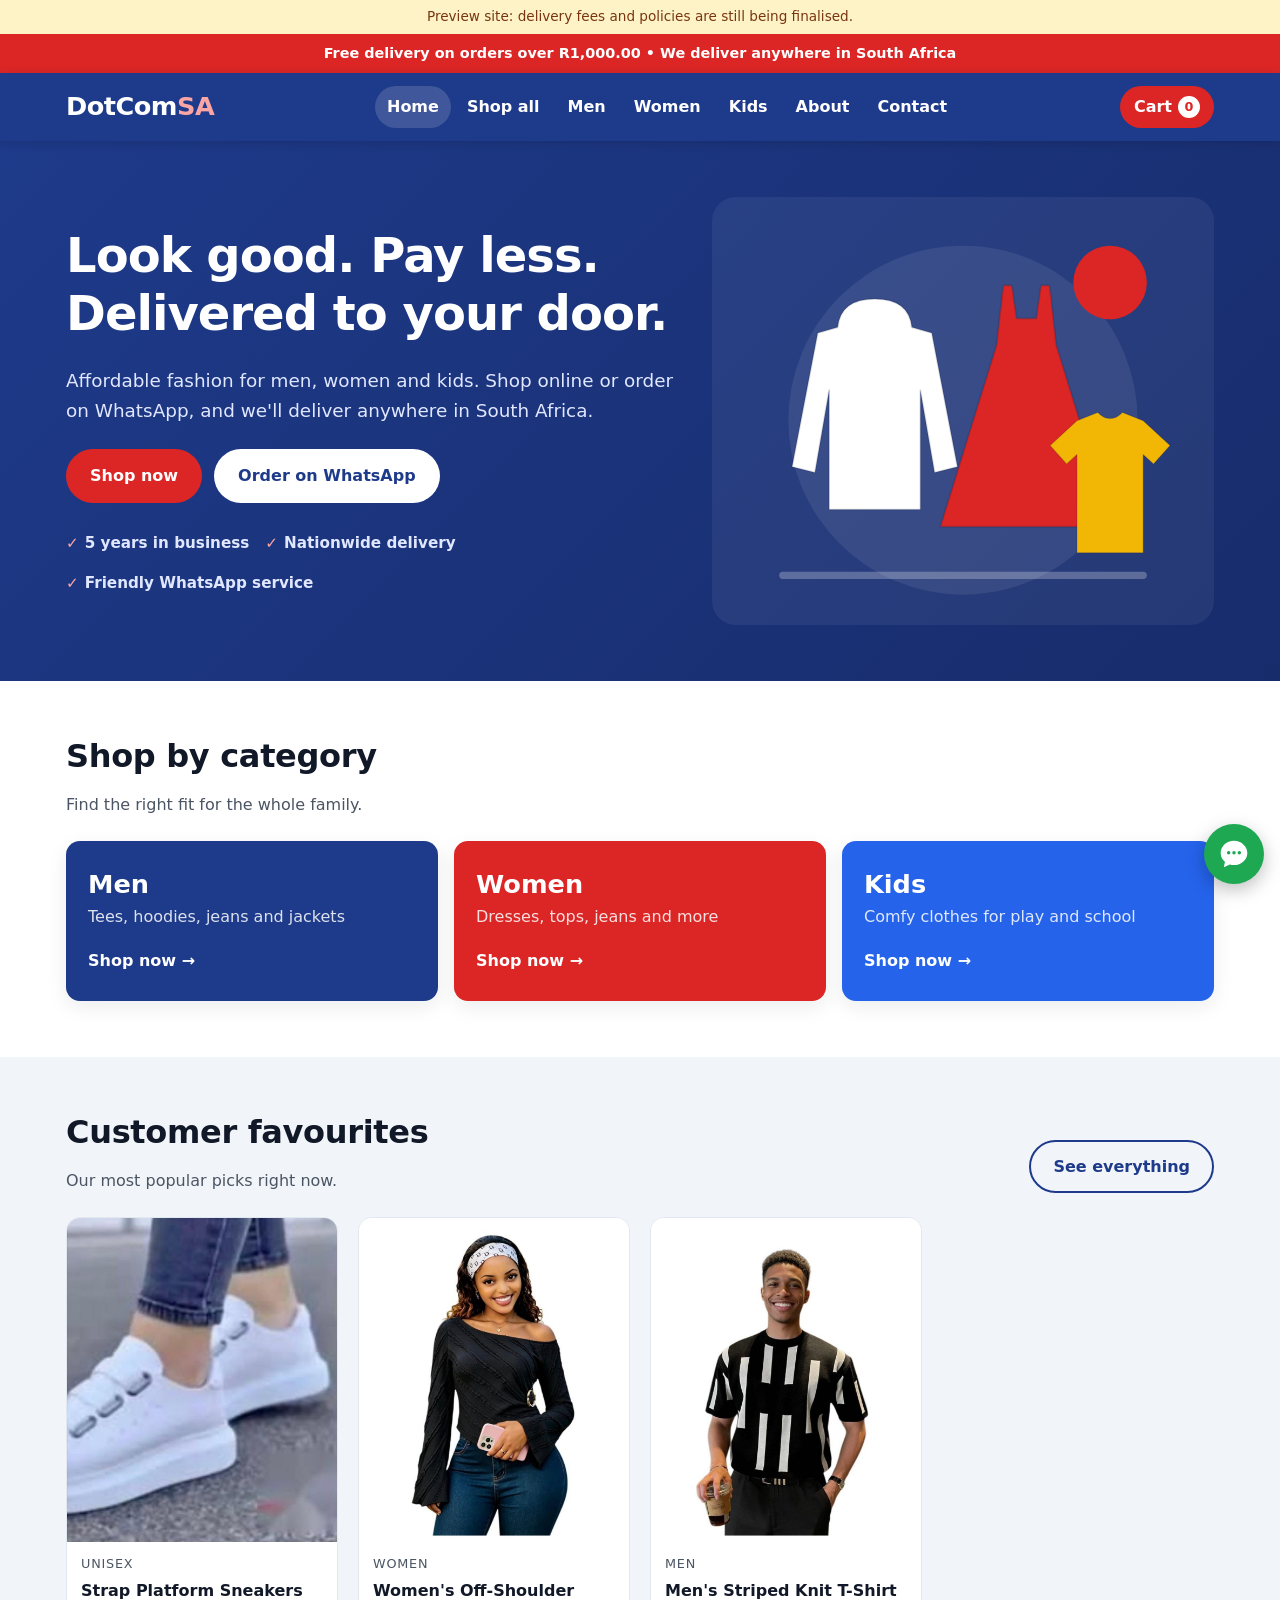
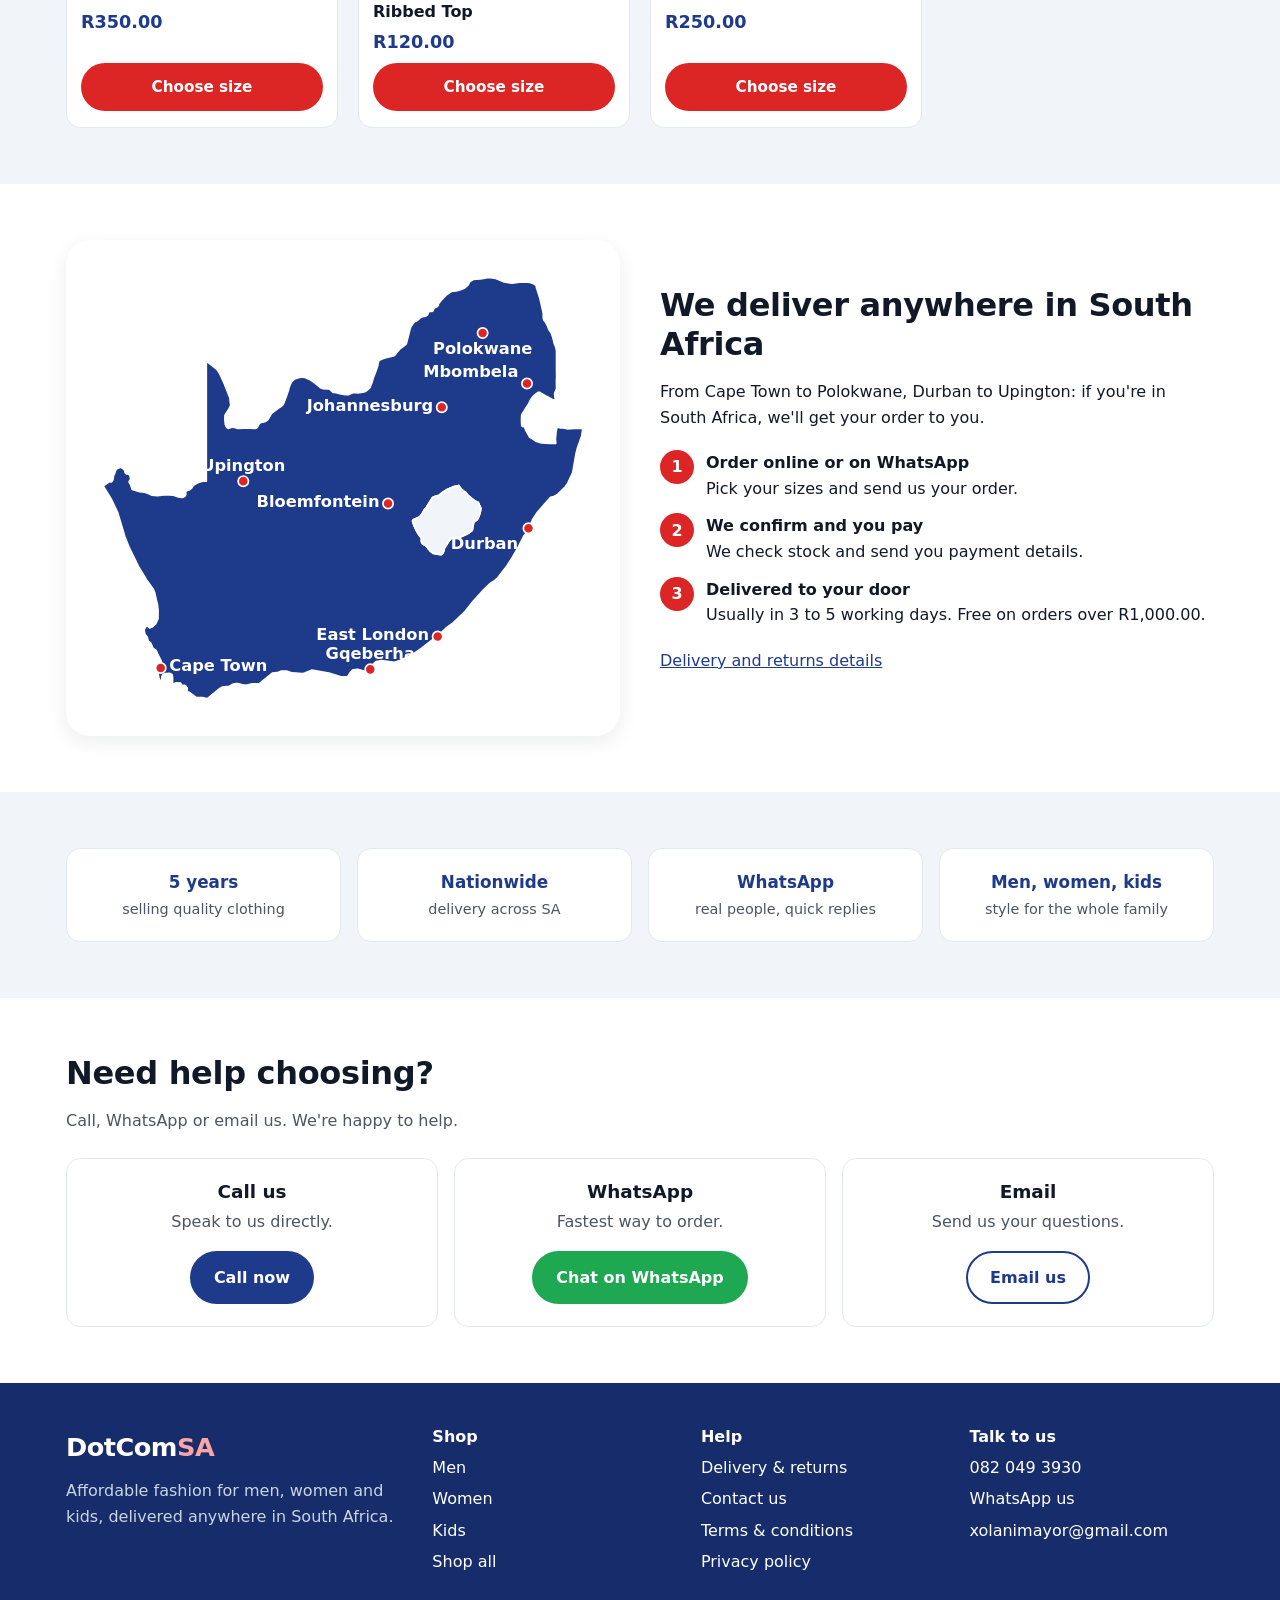
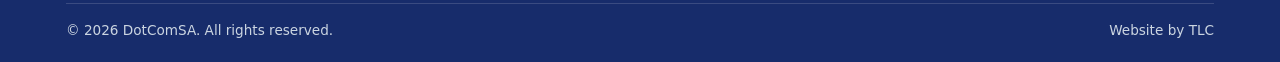
<file: index.html>
<!doctype html>
<html lang="en-ZA">
<head>
  <meta charset="utf-8">
  <meta name="viewport" content="width=device-width, initial-scale=1">
  <title>DotComSA | Affordable fashion for men, women and kids</title>
  <meta name="description" content="Shop affordable clothing for men, women and kids online at DotComSA. We deliver anywhere in South Africa. Order online or on WhatsApp.">
  <meta name="theme-color" content="#1E3A8A">
  <link rel="icon" href="assets/img/favicon.svg" type="image/svg+xml">
  <link rel="stylesheet" href="assets/css/styles.css">
</head>
<body data-page="home">
  <a class="skip-link" href="#main">Skip to content</a>
  <div id="site-header"></div>

  <main id="main">
    <section class="hero">
      <div class="container hero__inner">
        <div>
          <h1>Look good. Pay less. Delivered to your door.</h1>
          <p>Affordable fashion for men, women and kids. Shop online or order on WhatsApp, and we'll deliver anywhere in South Africa.</p>
          <div class="hero__ctas">
            <a class="btn btn--red" href="shop.html">Shop now</a>
            <a class="btn btn--white" data-wa="Hi DotComSA, I'd like to place an order" href="contact.html" target="_blank" rel="noopener">Order on WhatsApp</a>
          </div>
          <div class="hero__badges">
            <span><span data-year>5</span> years in business</span>
            <span>Nationwide delivery</span>
            <span>Friendly WhatsApp service</span>
          </div>
        </div>
        <div class="hero__art">
          <img src="assets/img/hero.svg" alt="Clothing for men, women and kids" width="520" height="440">
        </div>
      </div>
    </section>

    <section class="section">
      <div class="container">
        <div class="section__head">
          <div><h2>Shop by category</h2><p>Find the right fit for the whole family.</p></div>
        </div>
        <div class="cats">
          <a class="cat cat--men" href="shop.html?cat=men"><h3>Men</h3><p>Tees, hoodies, jeans and jackets</p></a>
          <a class="cat cat--women" href="shop.html?cat=women"><h3>Women</h3><p>Dresses, tops, jeans and more</p></a>
          <a class="cat cat--kids" href="shop.html?cat=kids"><h3>Kids</h3><p>Comfy clothes for play and school</p></a>
        </div>
      </div>
    </section>

    <section class="section section--soft">
      <div class="container">
        <div class="section__head">
          <div><h2>Customer favourites</h2><p>Our most popular picks right now.</p></div>
          <a class="btn btn--outline" href="shop.html">See everything</a>
        </div>
        <div class="grid" id="featured-grid"></div>
      </div>
    </section>

    <section class="section" id="delivery">
      <div class="container delivery">
        <div class="delivery__map">
          <img src="assets/img/sa-delivery-map.svg" alt="Map of South Africa showing that DotComSA delivers to every province" width="600" height="532">
        </div>
        <div>
          <h2>We deliver anywhere in South Africa</h2>
          <p>From Cape Town to Polokwane, Durban to Upington: if you're in South Africa, we'll get your order to you.</p>
          <ul class="delivery__points">
            <li><span class="dot">1</span><div><b>Order online or on WhatsApp</b>Pick your sizes and send us your order.</div></li>
            <li><span class="dot">2</span><div><b>We confirm and you pay</b>We check stock and send you payment details.</div></li>
            <li><span class="dot">3</span><div><b>Delivered to your door</b>Usually in <span id="delivery-time">3 to 5 working days</span>. <span id="delivery-free"></span></div></li>
          </ul>
          <p style="margin-top:20px"><a href="delivery.html">Delivery and returns details</a></p>
        </div>
      </div>
    </section>

    <section class="section section--soft">
      <div class="container">
        <div class="trust">
          <div><b><span data-year>5</span> years</b><span>selling quality clothing</span></div>
          <div><b>Nationwide</b><span>delivery across SA</span></div>
          <div><b>WhatsApp</b><span>real people, quick replies</span></div>
          <div><b>Men, women, kids</b><span>style for the whole family</span></div>
        </div>
      </div>
    </section>

    <section class="section">
      <div class="container">
        <div class="section__head"><div><h2>Need help choosing?</h2><p>Call, WhatsApp or email us. We're happy to help.</p></div></div>
        <div class="contact-cards">
          <div class="contact-card"><h3>Call us</h3><p>Speak to us directly.</p><a class="btn btn--blue" data-tel href="contact.html">Call now</a></div>
          <div class="contact-card"><h3>WhatsApp</h3><p>Fastest way to order.</p><a class="btn btn--wa" data-wa="Hi DotComSA" href="contact.html" target="_blank" rel="noopener">Chat on WhatsApp</a></div>
          <div class="contact-card"><h3>Email</h3><p>Send us your questions.</p><a class="btn btn--outline" data-mail href="contact.html">Email us</a></div>
        </div>
      </div>
    </section>
  </main>

  <div id="site-footer"></div>
  <script src="assets/js/config.js"></script>
  <script src="assets/js/products.js"></script>
  <script src="assets/js/app.js"></script>
</body>
</html>
</file>
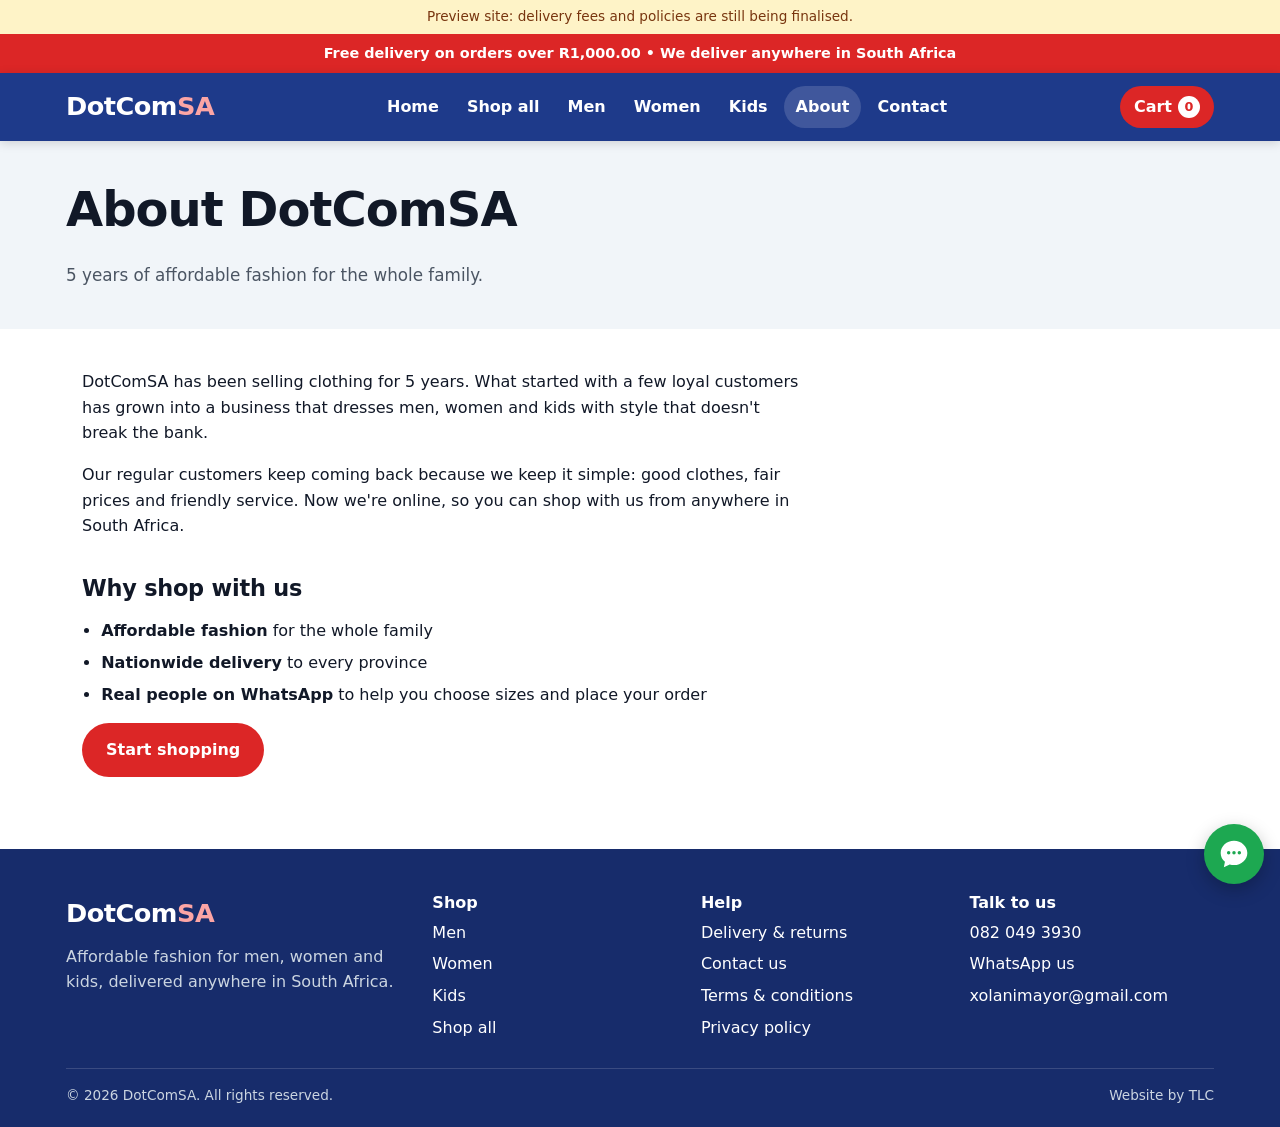
<file: about.html>
<!doctype html>
<html lang="en-ZA">
<head>
  <meta charset="utf-8">
  <meta name="viewport" content="width=device-width, initial-scale=1">
  <title>About us | DotComSA</title>
  <meta name="description" content="DotComSA has been selling quality, affordable clothing for men, women and kids for 5 years. Now delivering anywhere in South Africa.">
  <meta name="theme-color" content="#1E3A8A">
  <link rel="icon" href="assets/img/favicon.svg" type="image/svg+xml">
  <link rel="stylesheet" href="assets/css/styles.css">
</head>
<body data-page="about">
  <a class="skip-link" href="#main">Skip to content</a>
  <div id="site-header"></div>

  <main id="main">
    <section class="page-head"><div class="container"><h1>About DotComSA</h1><p><span data-year>5</span> years of affordable fashion for the whole family.</p></div></section>
    <div class="container"><div class="prose">
      <!-- PLACEHOLDER COPY: replace with the client's own story (brief says text is ready). -->
      <p>DotComSA has been selling clothing for <span data-year>5</span> years. What started with a few loyal customers has grown into a business that dresses men, women and kids with style that doesn't break the bank.</p>
      <p>Our regular customers keep coming back because we keep it simple: good clothes, fair prices and friendly service. Now we're online, so you can shop with us from anywhere in South Africa.</p>
      <h2>Why shop with us</h2>
      <ul>
        <li><strong>Affordable fashion</strong> for the whole family</li>
        <li><strong>Nationwide delivery</strong> to every province</li>
        <li><strong>Real people on WhatsApp</strong> to help you choose sizes and place your order</li>
      </ul>
      <p><a class="btn btn--red" href="shop.html">Start shopping</a></p>
    </div></div>
  </main>

  <div id="site-footer"></div>
  <script src="assets/js/config.js"></script>
  <script src="assets/js/products.js"></script>
  <script src="assets/js/app.js"></script>
</body>
</html>
</file>
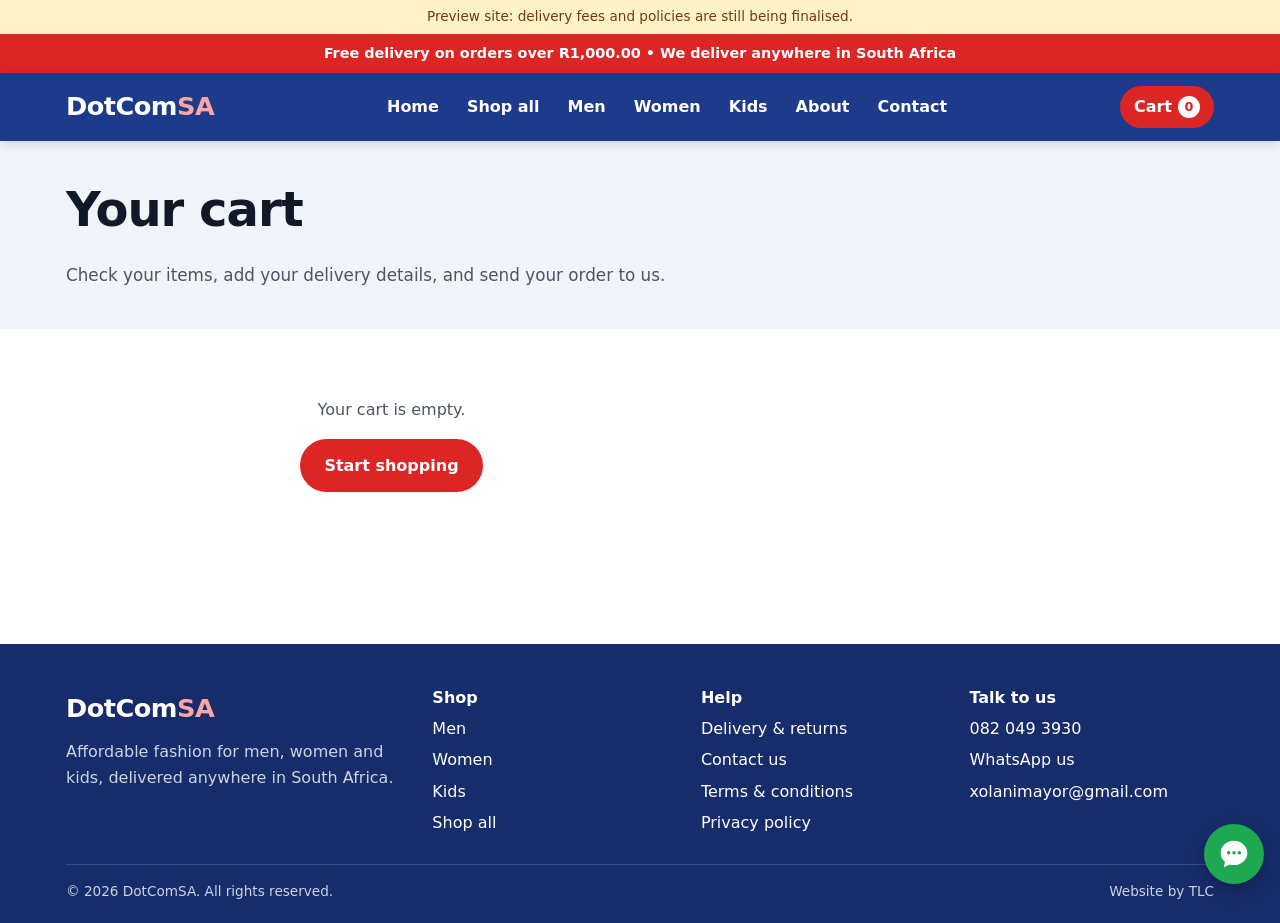
<file: cart.html>
<!doctype html>
<html lang="en-ZA">
<head>
  <meta charset="utf-8">
  <meta name="viewport" content="width=device-width, initial-scale=1">
  <title>Your cart | DotComSA</title>
  <meta name="description" content="Review your DotComSA order and send it to us on WhatsApp or email.">
  <meta name="theme-color" content="#1E3A8A">
  <link rel="icon" href="assets/img/favicon.svg" type="image/svg+xml">
  <link rel="stylesheet" href="assets/css/styles.css">
</head>
<body data-page="cart">
  <a class="skip-link" href="#main">Skip to content</a>
  <div id="site-header"></div>

  <main id="main">
    <section class="page-head"><div class="container"><h1>Your cart</h1><p>Check your items, add your delivery details, and send your order to us.</p></div></section>
    <section class="section" style="padding-top:28px">
      <div class="container cart">
        <div><div id="cart-notice"></div><div id="cart-items"></div></div>
        <aside class="summary" id="cart-summary" hidden>
          <h2 style="font-size:1.3rem">Order summary</h2>
          <div class="summary__row"><span>Subtotal</span><span id="sum-subtotal"></span></div>
          <div class="summary__row"><span>Delivery</span><span id="sum-delivery"></span></div>
          <div class="summary__row summary__total"><span>Total</span><span id="sum-total"></span></div>
          <p class="hint" id="free-hint" style="color:var(--muted);font-size:.9rem"></p>

          <form class="form" id="order-form" novalidate>
            <h3 style="margin:8px 0 0">Delivery details</h3>
            <div class="field"><label for="f-name">Full name</label><input id="f-name" name="name" autocomplete="name" required data-error="Please enter your name."><div class="field__error"></div></div>
            <div class="field" id="email-field" hidden><label for="f-email">Email address</label><input id="f-email" name="email" type="email" autocomplete="email" data-error="Please enter a valid email address."><div class="hint">For your payment receipt and order updates.</div><div class="field__error"></div></div>
            <div class="field"><label for="f-phone">Cellphone number</label><input id="f-phone" name="phone" type="tel" autocomplete="tel" required data-error="Please enter a valid cellphone number."><div class="field__error"></div></div>
            <div class="field"><label for="f-address">Street address</label><input id="f-address" name="address" autocomplete="street-address" required data-error="Please enter your street address."><div class="field__error"></div></div>
            <div class="field"><label for="f-city">Suburb and town</label><input id="f-city" name="city" autocomplete="address-level2" required data-error="Please enter your suburb and town."><div class="field__error"></div></div>
            <div class="field"><label for="f-province">Province</label>
              <select id="f-province" name="province" required data-error="Please choose your province.">
                <option value="">Choose&hellip;</option>
                <option>Eastern Cape</option><option>Free State</option><option>Gauteng</option><option>KwaZulu-Natal</option><option>Limpopo</option><option>Mpumalanga</option><option>North West</option><option>Northern Cape</option><option>Western Cape</option>
              </select><div class="field__error"></div></div>
            <div class="field"><label for="f-postal">Postal code</label><input id="f-postal" name="postal" inputmode="numeric" autocomplete="postal-code" maxlength="4" required data-error="Please enter a 4-digit postal code."><div class="field__error"></div></div>
            <div class="field"><label for="f-notes">Notes (optional)</label><textarea id="f-notes" name="notes" rows="2"></textarea></div>
            <div id="pay-error" role="alert"></div>
            <div id="card-pay" hidden class="form">
              <button class="btn btn--red btn--block" type="button" id="pay-card">Pay securely with PayFast</button>
              <p class="hint" style="color:var(--muted);font-size:.85rem;margin:0">You'll pay on PayFast's secure page by card, Instant EFT or other options. We never see your card details. See our <a href="privacy.html">privacy policy</a>.</p>
            </div>
            <div id="manual-order" class="form">
              <button class="btn btn--wa btn--block" type="button" id="send-wa">Send order on WhatsApp</button>
              <button class="btn btn--outline btn--block" type="button" id="send-email">Send order by email</button>
              <p class="hint" style="color:var(--muted);font-size:.85rem;margin:0">Your details go straight to DotComSA in your own WhatsApp or email message. We confirm stock, then send you payment details. See our <a href="privacy.html">privacy policy</a>.</p>
            </div>
          </form>

          <div id="order-done" hidden>
            <p class="notice notice--ok">Your order message is ready. Press send in WhatsApp or your email app to place it. We'll reply to confirm and send payment details.</p>
            <div class="form" style="margin-top:12px">
              <button class="btn btn--red btn--block" type="button" id="clear-cart">I've sent it, clear my cart</button>
              <button class="btn btn--outline btn--block" type="button" id="back-to-form">Go back and edit</button>
            </div>
          </div>
        </aside>
      </div>
    </section>
  </main>

  <div id="site-footer"></div>
  <script src="assets/js/config.js"></script>
  <script src="assets/js/products.js"></script>
  <script src="assets/js/app.js"></script>
</body>
</html>
</file>
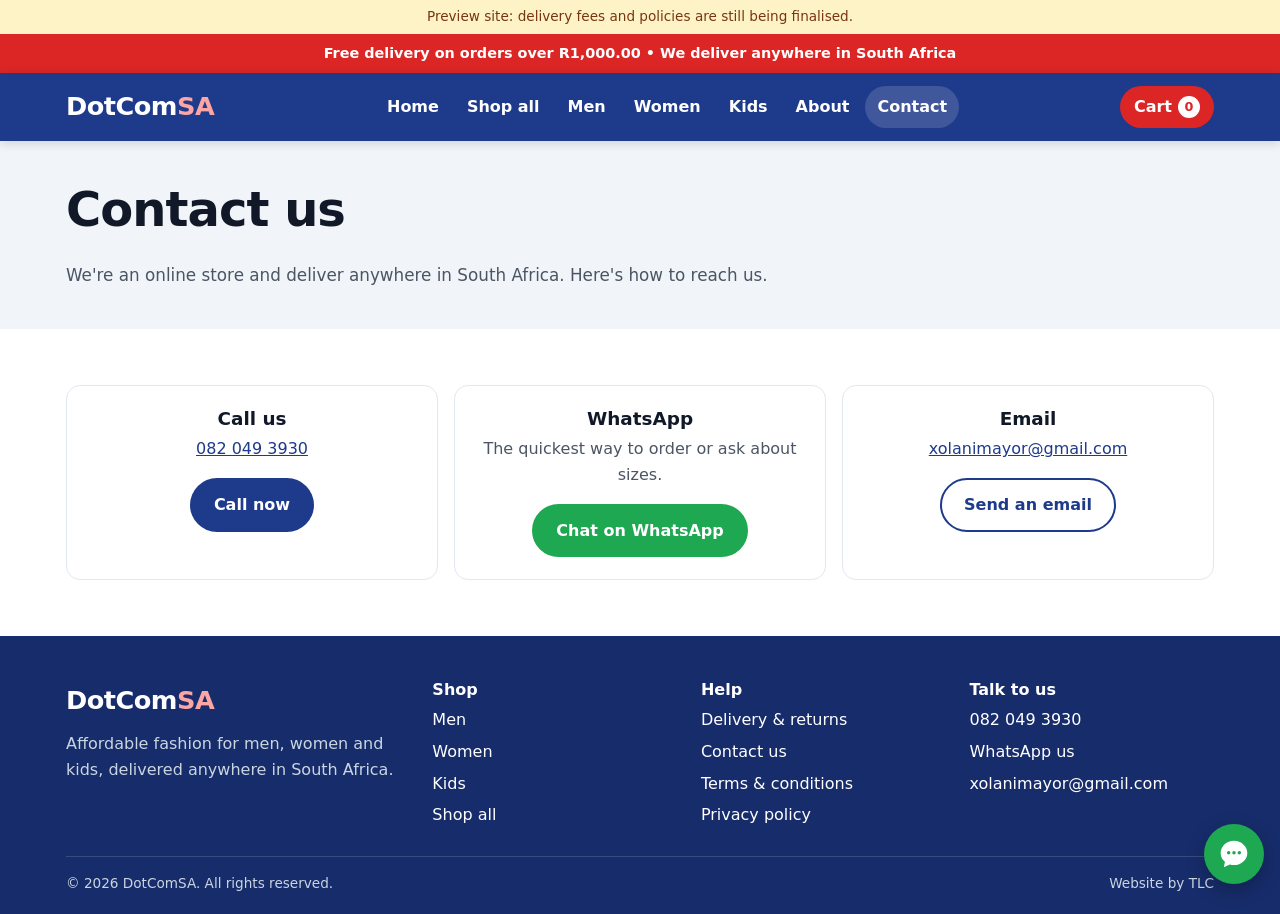
<file: contact.html>
<!doctype html>
<html lang="en-ZA">
<head>
  <meta charset="utf-8">
  <meta name="viewport" content="width=device-width, initial-scale=1">
  <title>Contact us | DotComSA</title>
  <meta name="description" content="Call, WhatsApp or email DotComSA. We deliver anywhere in South Africa.">
  <meta name="theme-color" content="#1E3A8A">
  <link rel="icon" href="assets/img/favicon.svg" type="image/svg+xml">
  <link rel="stylesheet" href="assets/css/styles.css">
</head>
<body data-page="contact">
  <a class="skip-link" href="#main">Skip to content</a>
  <div id="site-header"></div>

  <main id="main">
    <section class="page-head"><div class="container"><h1>Contact us</h1><p>We're an online store and deliver anywhere in South Africa. Here's how to reach us.</p></div></section>
    <section class="section">
      <div class="container contact-cards">
        <div class="contact-card"><h3>Call us</h3><p><a id="c-phone" href="tel:+27820493930">082 049 3930</a></p><a class="btn btn--blue" data-tel href="tel:+27820493930">Call now</a></div>
        <div class="contact-card"><h3>WhatsApp</h3><p>The quickest way to order or ask about sizes.</p><a class="btn btn--wa" id="c-wa" href="https://wa.me/27820493930" target="_blank" rel="noopener">Chat on WhatsApp</a></div>
        <div class="contact-card"><h3>Email</h3><p><a id="c-email" href="mailto:xolanimayor@gmail.com">xolanimayor@gmail.com</a></p><a class="btn btn--outline" data-mail href="mailto:xolanimayor@gmail.com">Send an email</a></div>
      </div>
    </section>
  </main>

  <div id="site-footer"></div>
  <script src="assets/js/config.js"></script>
  <script src="assets/js/products.js"></script>
  <script src="assets/js/app.js"></script>
</body>
</html>
</file>
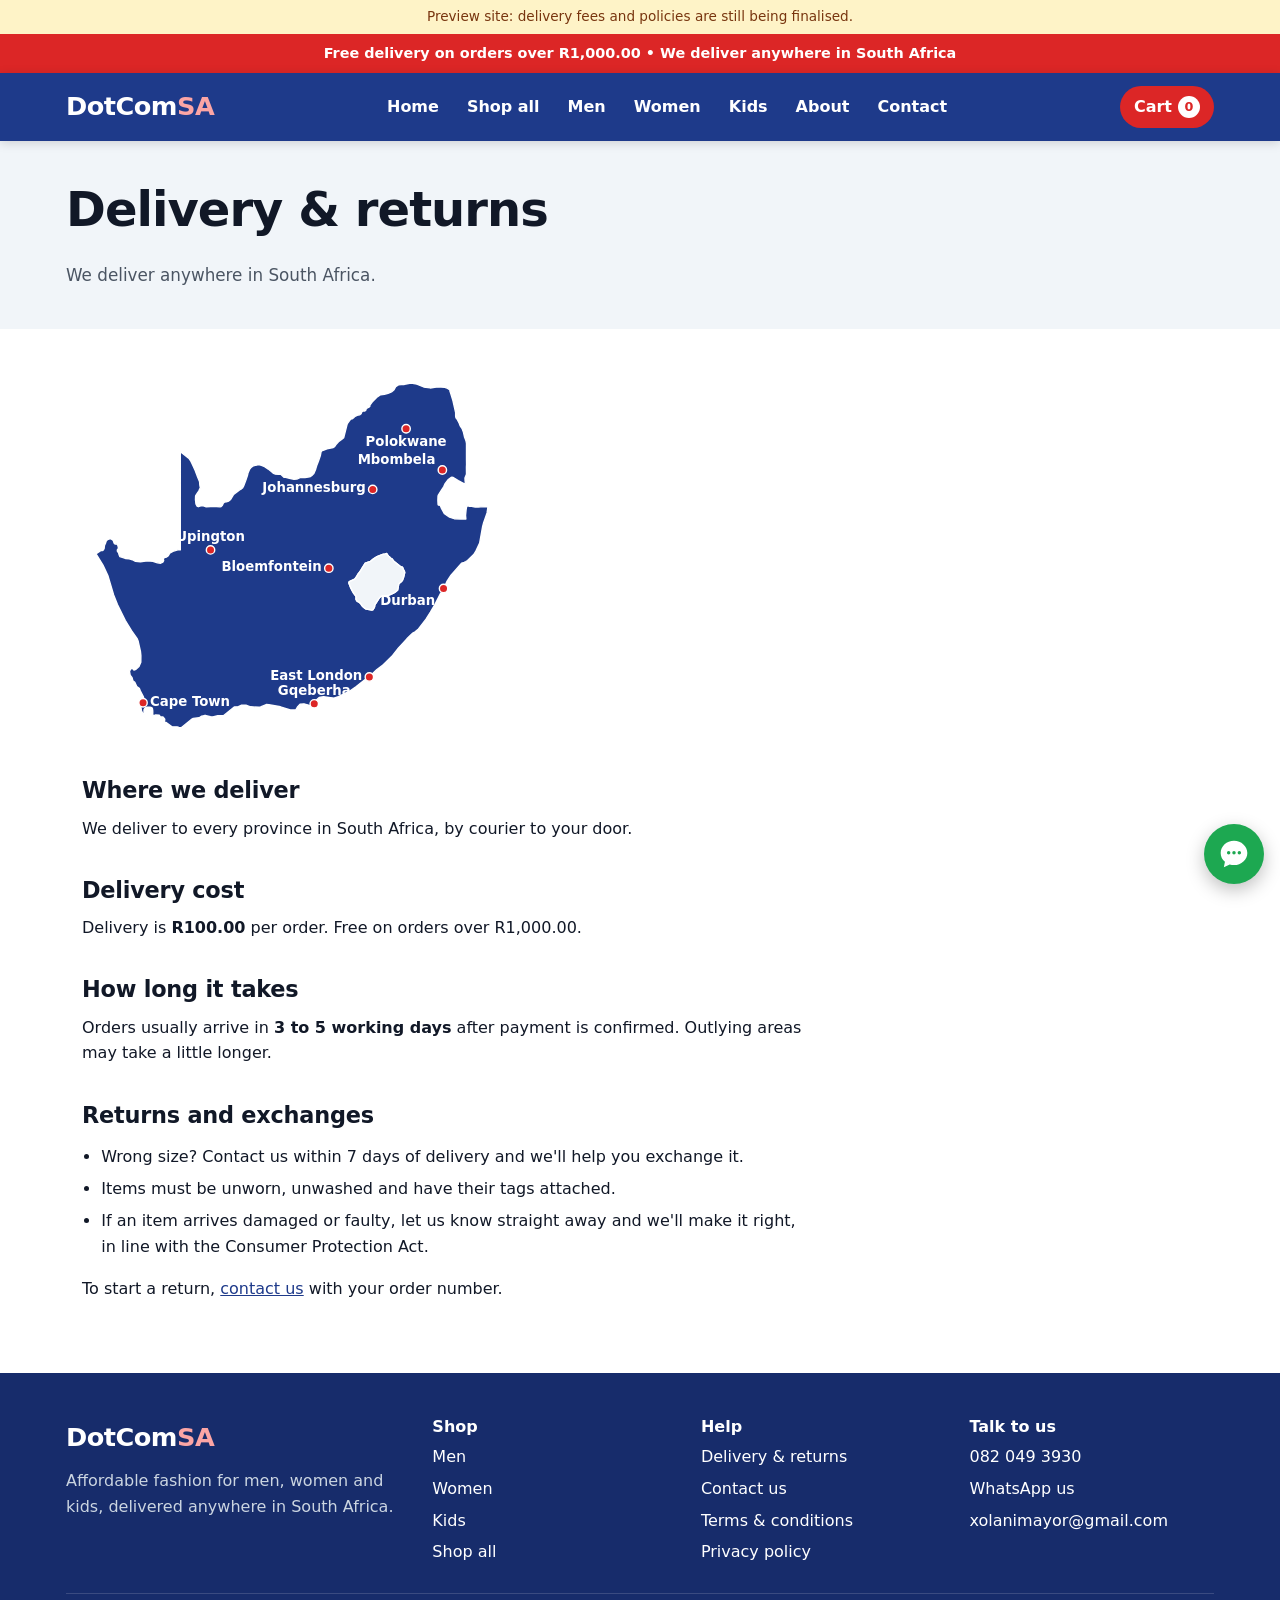
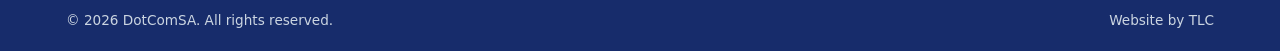
<file: delivery.html>
<!doctype html>
<html lang="en-ZA">
<head>
  <meta charset="utf-8">
  <meta name="viewport" content="width=device-width, initial-scale=1">
  <title>Delivery and returns | DotComSA</title>
  <meta name="description" content="DotComSA delivers anywhere in South Africa. Delivery costs, times and how returns work.">
  <meta name="theme-color" content="#1E3A8A">
  <link rel="icon" href="assets/img/favicon.svg" type="image/svg+xml">
  <link rel="stylesheet" href="assets/css/styles.css">
</head>
<body data-page="delivery">
  <a class="skip-link" href="#main">Skip to content</a>
  <div id="site-header"></div>

  <main id="main">
    <section class="page-head"><div class="container"><h1>Delivery &amp; returns</h1><p>We deliver anywhere in South Africa.</p></div></section>
    <div class="container"><div class="prose">
      <!-- PLACEHOLDER TERMS: confirm fee, times and returns policy with the client before go-live. -->
      <img src="assets/img/sa-delivery-map.svg" alt="Map of South Africa showing nationwide delivery" width="600" height="532" style="max-width:420px;margin:0 0 24px">
      <h2>Where we deliver</h2>
      <p>We deliver to every province in South Africa, by courier to your door.</p>
      <h2>Delivery cost</h2>
      <p>Delivery is <strong id="delivery-fee">R100.00</strong> per order. <span id="delivery-free"></span></p>
      <h2>How long it takes</h2>
      <p>Orders usually arrive in <strong id="delivery-time">3 to 5 working days</strong> after payment is confirmed. Outlying areas may take a little longer.</p>
      <h2>Returns and exchanges</h2>
      <ul>
        <li>Wrong size? Contact us within 7 days of delivery and we'll help you exchange it.</li>
        <li>Items must be unworn, unwashed and have their tags attached.</li>
        <li>If an item arrives damaged or faulty, let us know straight away and we'll make it right, in line with the Consumer Protection Act.</li>
      </ul>
      <p>To start a return, <a href="contact.html">contact us</a> with your order number.</p>
    </div></div>
  </main>

  <div id="site-footer"></div>
  <script src="assets/js/config.js"></script>
  <script src="assets/js/products.js"></script>
  <script src="assets/js/app.js"></script>
</body>
</html>
</file>
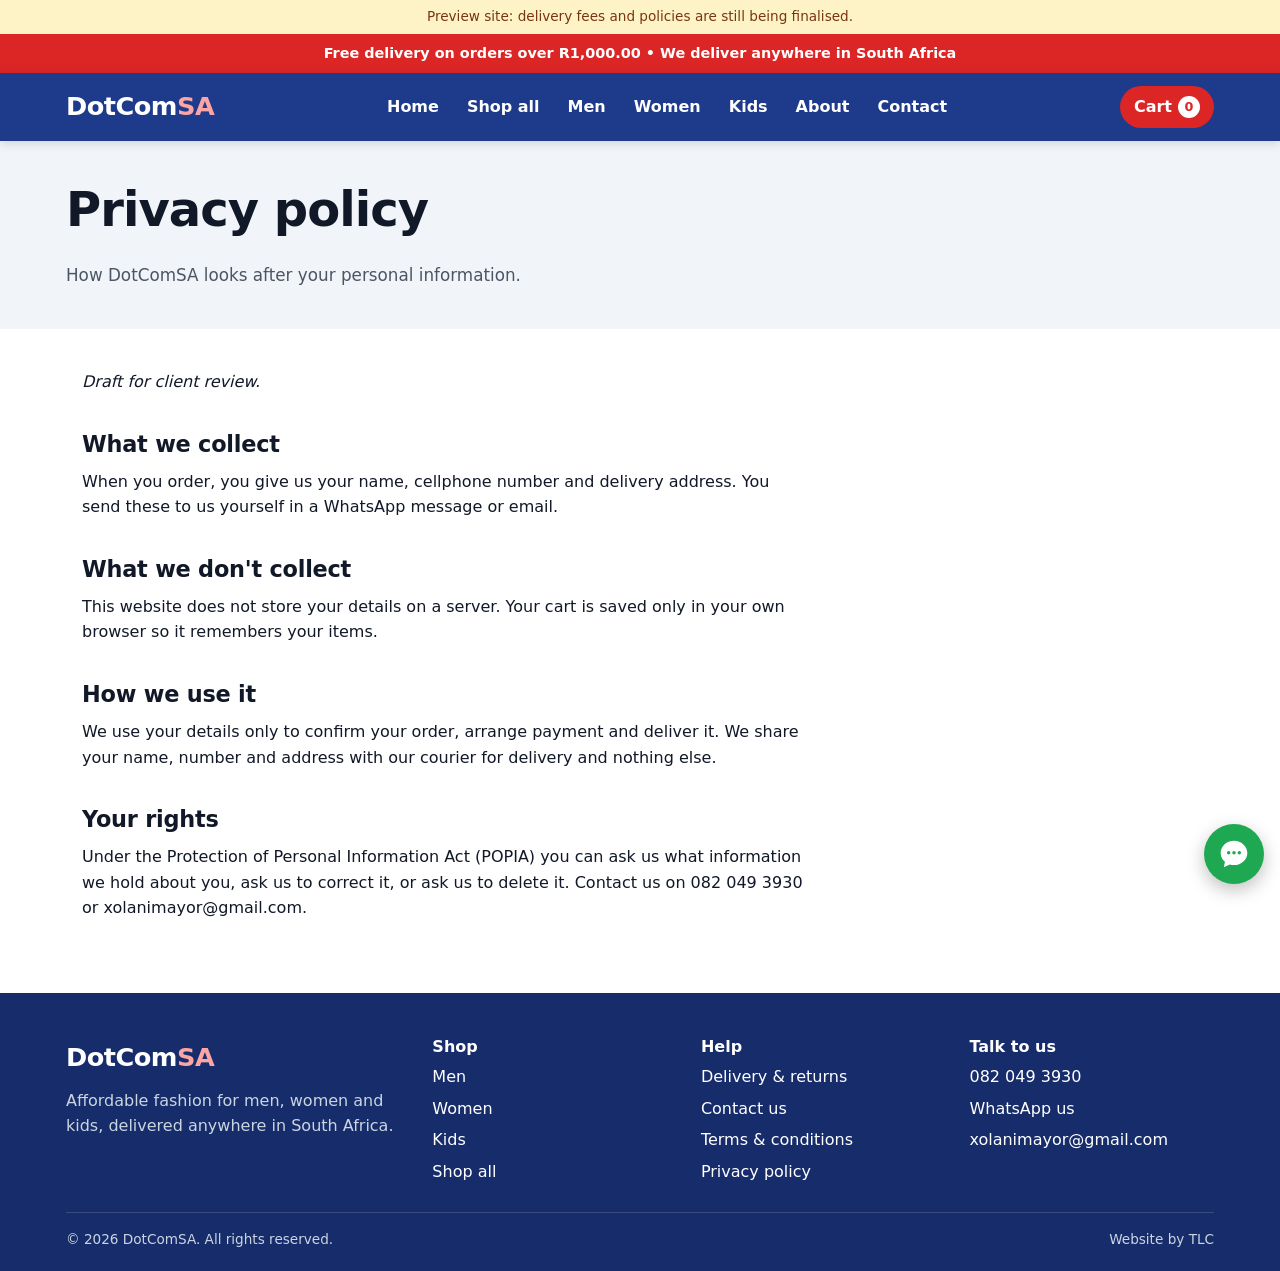
<file: privacy.html>
<!doctype html>
<html lang="en-ZA">
<head>
  <meta charset="utf-8">
  <meta name="viewport" content="width=device-width, initial-scale=1">
  <title>Privacy policy | DotComSA</title>
  <meta name="description" content="How DotComSA collects and protects your personal information under POPIA.">
  <meta name="theme-color" content="#1E3A8A">
  <link rel="icon" href="assets/img/favicon.svg" type="image/svg+xml">
  <link rel="stylesheet" href="assets/css/styles.css">
</head>
<body data-page="privacy">
  <a class="skip-link" href="#main">Skip to content</a>
  <div id="site-header"></div>

  <main id="main">
    <section class="page-head"><div class="container"><h1>Privacy policy</h1><p>How DotComSA looks after your personal information.</p></div></section>
    <div class="container"><div class="prose">
      <!-- DRAFT: TLC template. The client must review and approve. This is not legal advice. -->
      <p><em>Draft for client review.</em></p>
      <h2>What we collect</h2>
      <p>When you order, you give us your name, cellphone number and delivery address. You send these to us yourself in a WhatsApp message or email.</p>
      <h2>What we don't collect</h2>
      <p>This website does not store your details on a server. Your cart is saved only in your own browser so it remembers your items.</p>
      <h2>How we use it</h2>
      <p>We use your details only to confirm your order, arrange payment and deliver it. We share your name, number and address with our courier for delivery and nothing else.</p>
      <h2>Your rights</h2>
      <p>Under the Protection of Personal Information Act (POPIA) you can ask us what information we hold about you, ask us to correct it, or ask us to delete it. Contact us on 082 049 3930 or xolanimayor@gmail.com.</p>
    </div></div>
  </main>

  <div id="site-footer"></div>
  <script src="assets/js/config.js"></script>
  <script src="assets/js/products.js"></script>
  <script src="assets/js/app.js"></script>
</body>
</html>
</file>
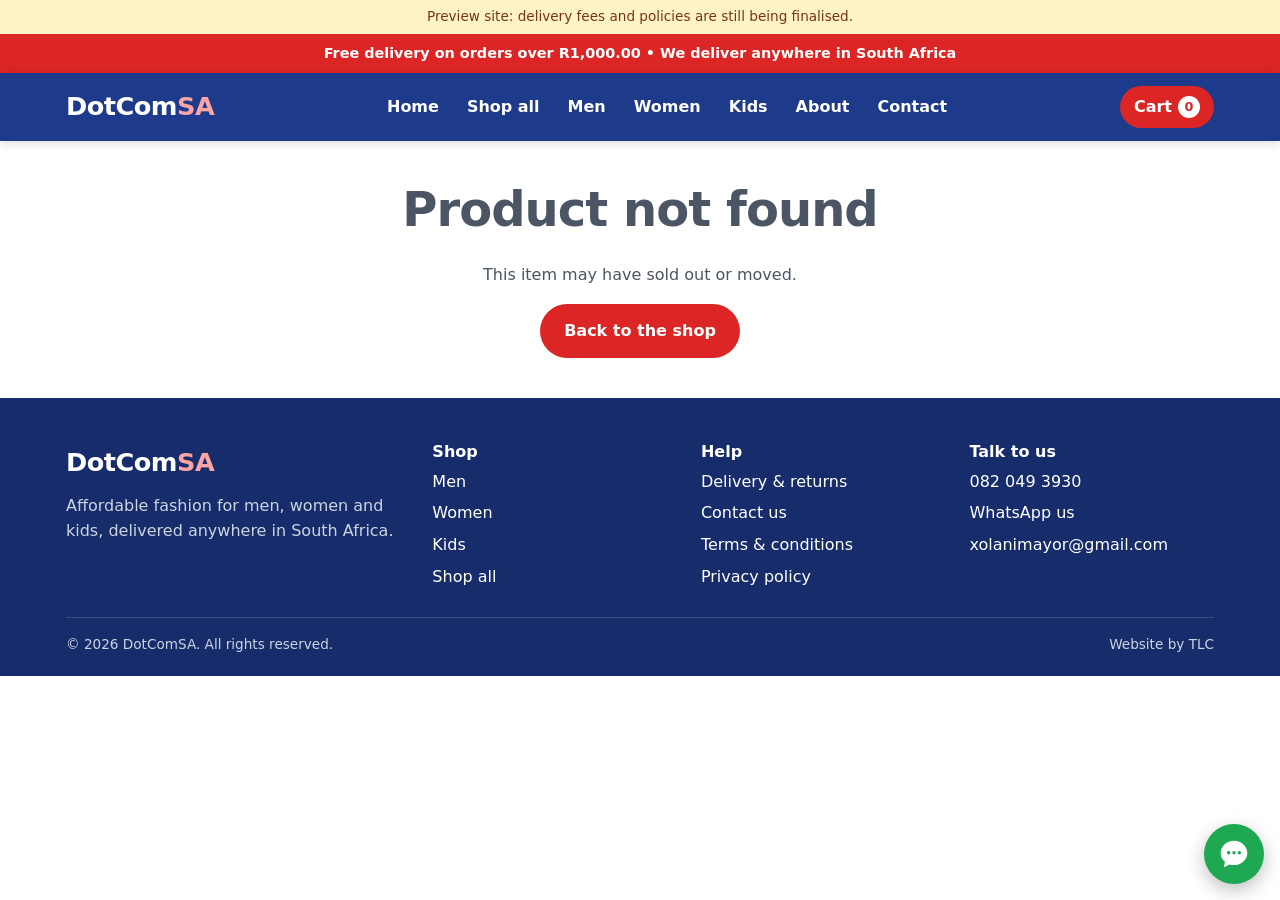
<file: product.html>
<!doctype html>
<html lang="en-ZA">
<head>
  <meta charset="utf-8">
  <meta name="viewport" content="width=device-width, initial-scale=1">
  <title>Product | DotComSA</title>
  <meta name="description" content="Shop at DotComSA. Delivered anywhere in South Africa.">
  <meta name="theme-color" content="#1E3A8A">
  <link rel="icon" href="assets/img/favicon.svg" type="image/svg+xml">
  <link rel="stylesheet" href="assets/css/styles.css">
</head>
<body data-page="product">
  <a class="skip-link" href="#main">Skip to content</a>
  <div id="site-header"></div>

  <main id="main">
    <div class="container" id="product-root"><p class="empty">Loading&hellip;</p></div>
  </main>

  <div id="site-footer"></div>
  <script src="assets/js/config.js"></script>
  <script src="assets/js/products.js"></script>
  <script src="assets/js/app.js"></script>
</body>
</html>
</file>
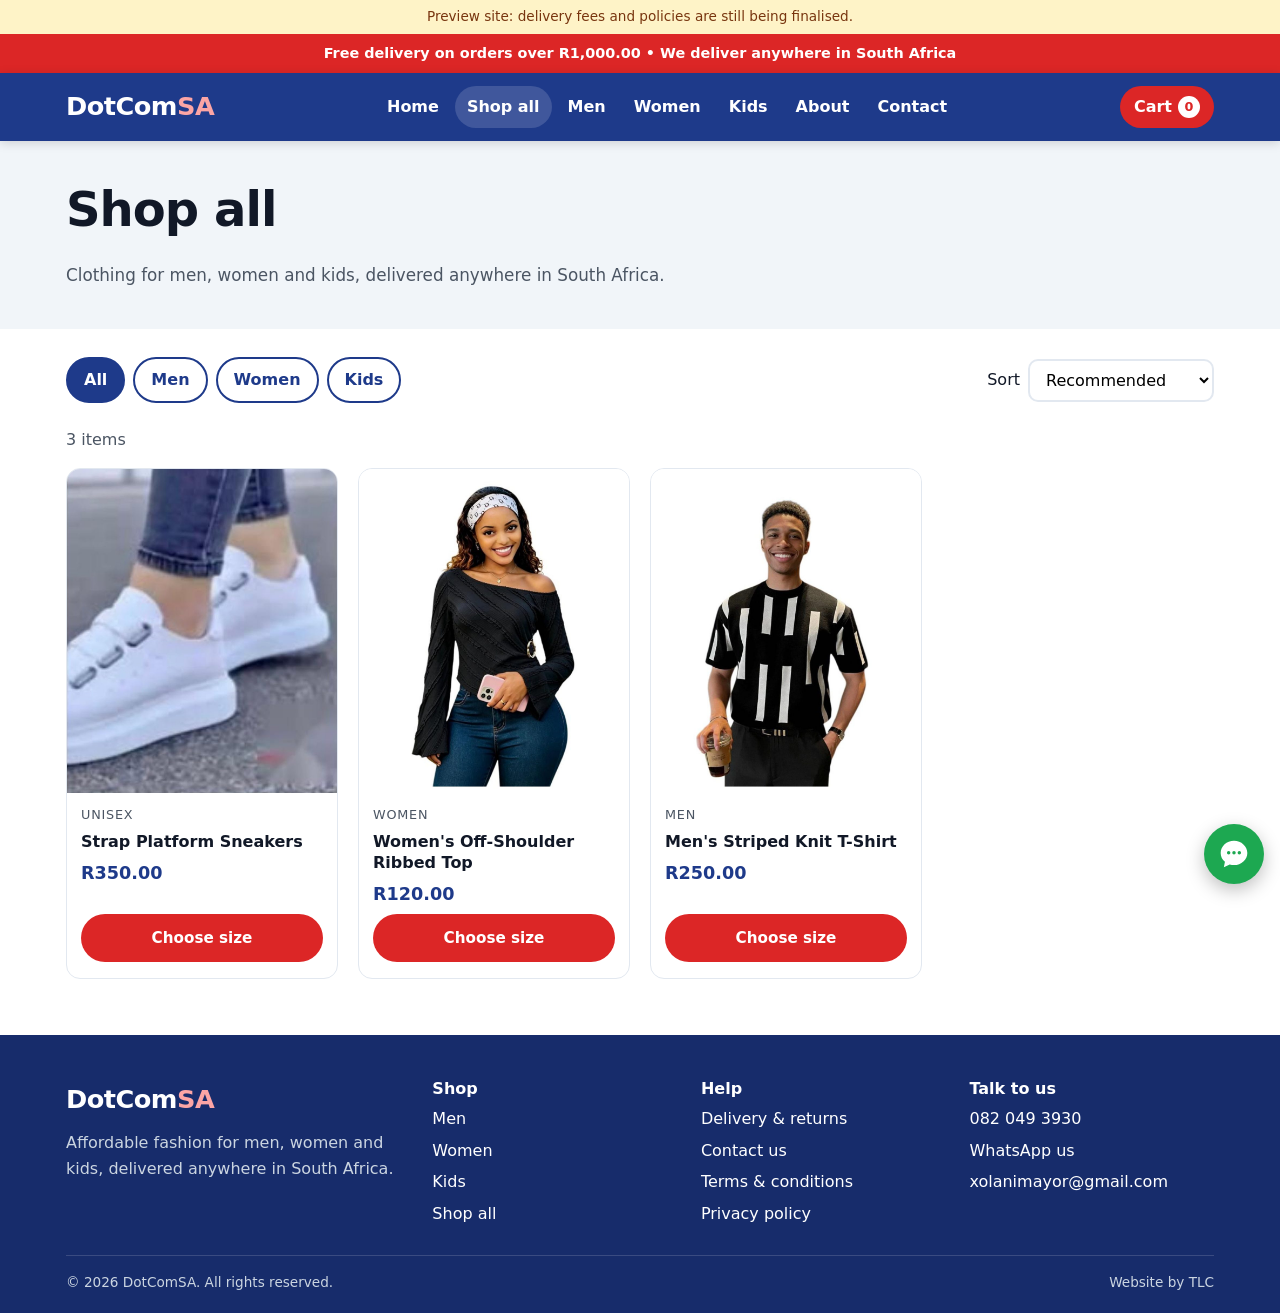
<file: shop.html>
<!doctype html>
<html lang="en-ZA">
<head>
  <meta charset="utf-8">
  <meta name="viewport" content="width=device-width, initial-scale=1">
  <title>Shop all | DotComSA</title>
  <meta name="description" content="Shop affordable clothing for men, women and kids. Delivered anywhere in South Africa.">
  <meta name="theme-color" content="#1E3A8A">
  <link rel="icon" href="assets/img/favicon.svg" type="image/svg+xml">
  <link rel="stylesheet" href="assets/css/styles.css">
</head>
<body data-page="shop">
  <a class="skip-link" href="#main">Skip to content</a>
  <div id="site-header"></div>

  <main id="main">
    <section class="page-head"><div class="container"><h1 id="shop-title">Shop all</h1><p id="shop-intro">Clothing for men, women and kids, delivered anywhere in South Africa.</p></div></section>
    <section class="section" style="padding-top:28px">
      <div class="container">
        <div class="filters">
          <div id="cat-chips" style="display:flex;gap:8px;flex-wrap:wrap"></div>
          <div class="filters__sort">
            <label for="sort">Sort</label>
            <select class="select" id="sort">
              <option value="featured">Recommended</option>
              <option value="low">Price: low to high</option>
              <option value="high">Price: high to low</option>
              <option value="sale">On sale first</option>
            </select>
          </div>
        </div>
        <p id="shop-count" style="color:var(--muted)"></p>
        <div class="grid" id="shop-grid"></div>
      </div>
    </section>
  </main>

  <div id="site-footer"></div>
  <script src="assets/js/config.js"></script>
  <script src="assets/js/products.js"></script>
  <script src="assets/js/app.js"></script>
</body>
</html>
</file>
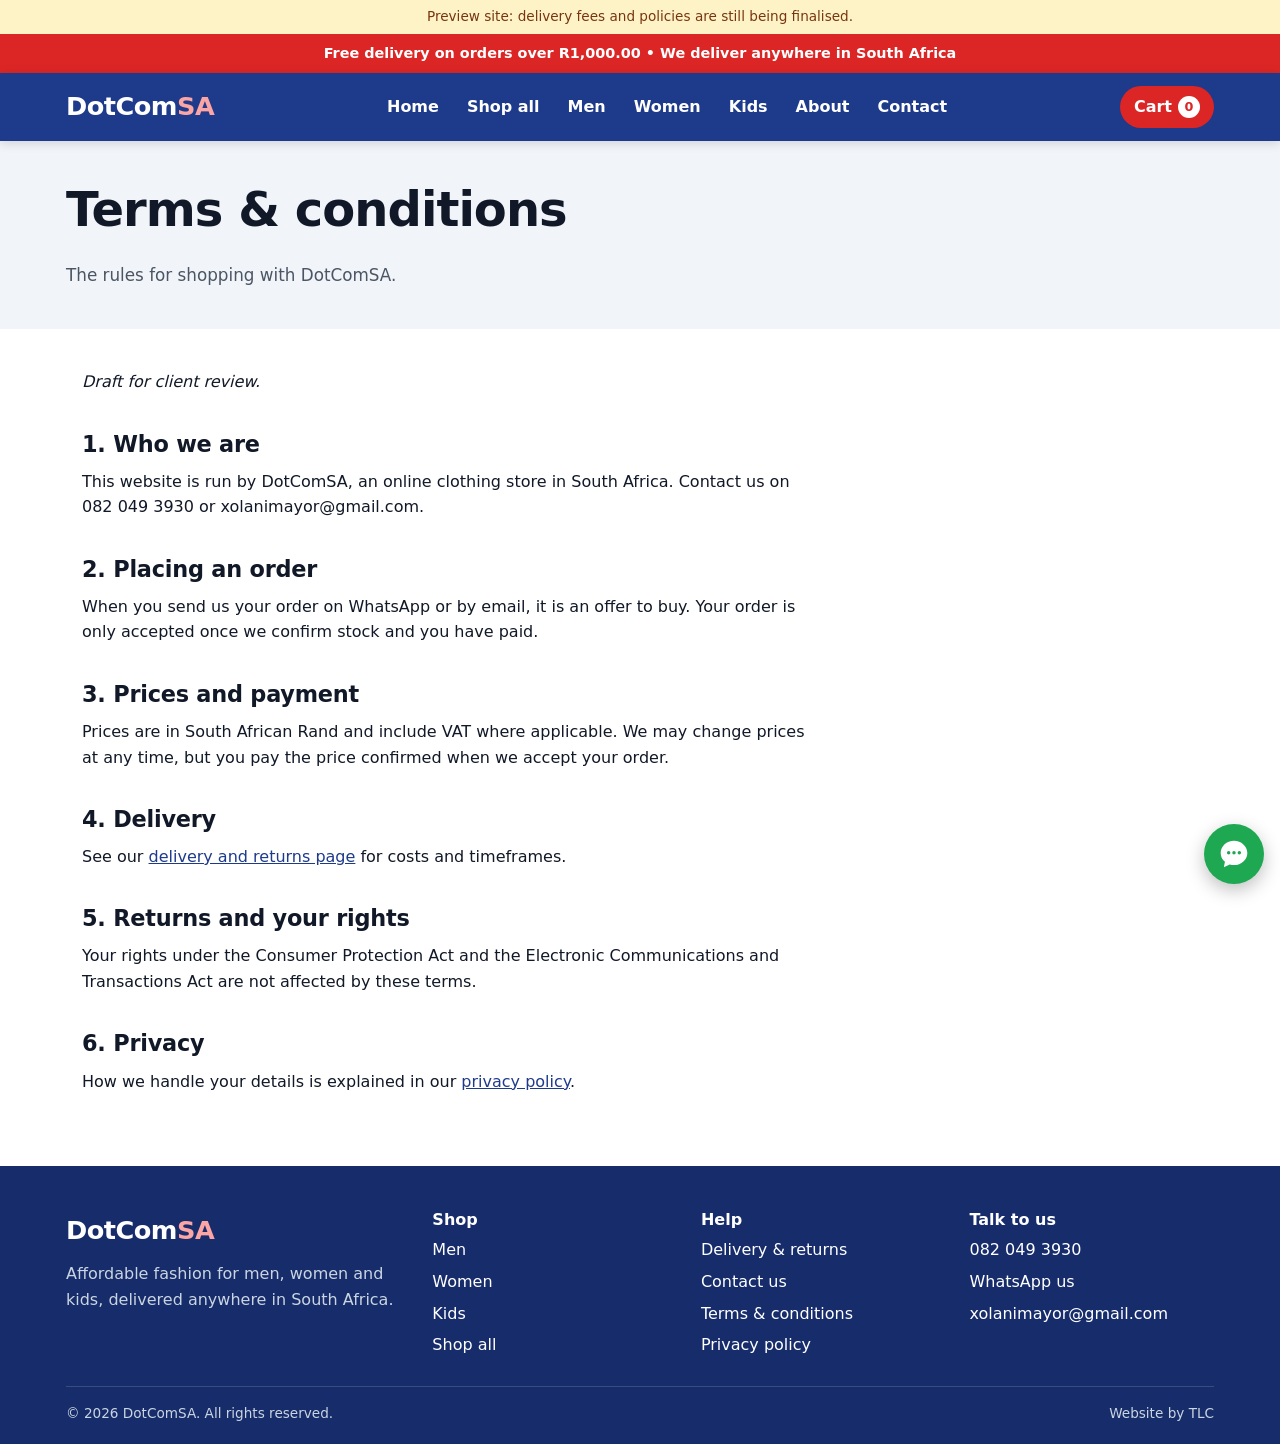
<file: terms.html>
<!doctype html>
<html lang="en-ZA">
<head>
  <meta charset="utf-8">
  <meta name="viewport" content="width=device-width, initial-scale=1">
  <title>Terms and conditions | DotComSA</title>
  <meta name="description" content="Terms and conditions for buying from DotComSA online.">
  <meta name="theme-color" content="#1E3A8A">
  <link rel="icon" href="assets/img/favicon.svg" type="image/svg+xml">
  <link rel="stylesheet" href="assets/css/styles.css">
</head>
<body data-page="terms">
  <a class="skip-link" href="#main">Skip to content</a>
  <div id="site-header"></div>

  <main id="main">
    <section class="page-head"><div class="container"><h1>Terms &amp; conditions</h1><p>The rules for shopping with DotComSA.</p></div></section>
    <div class="container"><div class="prose">
      <!-- DRAFT: TLC template. The client must review and approve. This is not legal advice. -->
      <p><em>Draft for client review.</em></p>
      <h2>1. Who we are</h2>
      <p>This website is run by DotComSA, an online clothing store in South Africa. Contact us on 082 049 3930 or xolanimayor@gmail.com.</p>
      <h2>2. Placing an order</h2>
      <p>When you send us your order on WhatsApp or by email, it is an offer to buy. Your order is only accepted once we confirm stock and you have paid.</p>
      <h2>3. Prices and payment</h2>
      <p>Prices are in South African Rand and include VAT where applicable. We may change prices at any time, but you pay the price confirmed when we accept your order.</p>
      <h2>4. Delivery</h2>
      <p>See our <a href="delivery.html">delivery and returns page</a> for costs and timeframes.</p>
      <h2>5. Returns and your rights</h2>
      <p>Your rights under the Consumer Protection Act and the Electronic Communications and Transactions Act are not affected by these terms.</p>
      <h2>6. Privacy</h2>
      <p>How we handle your details is explained in our <a href="privacy.html">privacy policy</a>.</p>
    </div></div>
  </main>

  <div id="site-footer"></div>
  <script src="assets/js/config.js"></script>
  <script src="assets/js/products.js"></script>
  <script src="assets/js/app.js"></script>
</body>
</html>
</file>
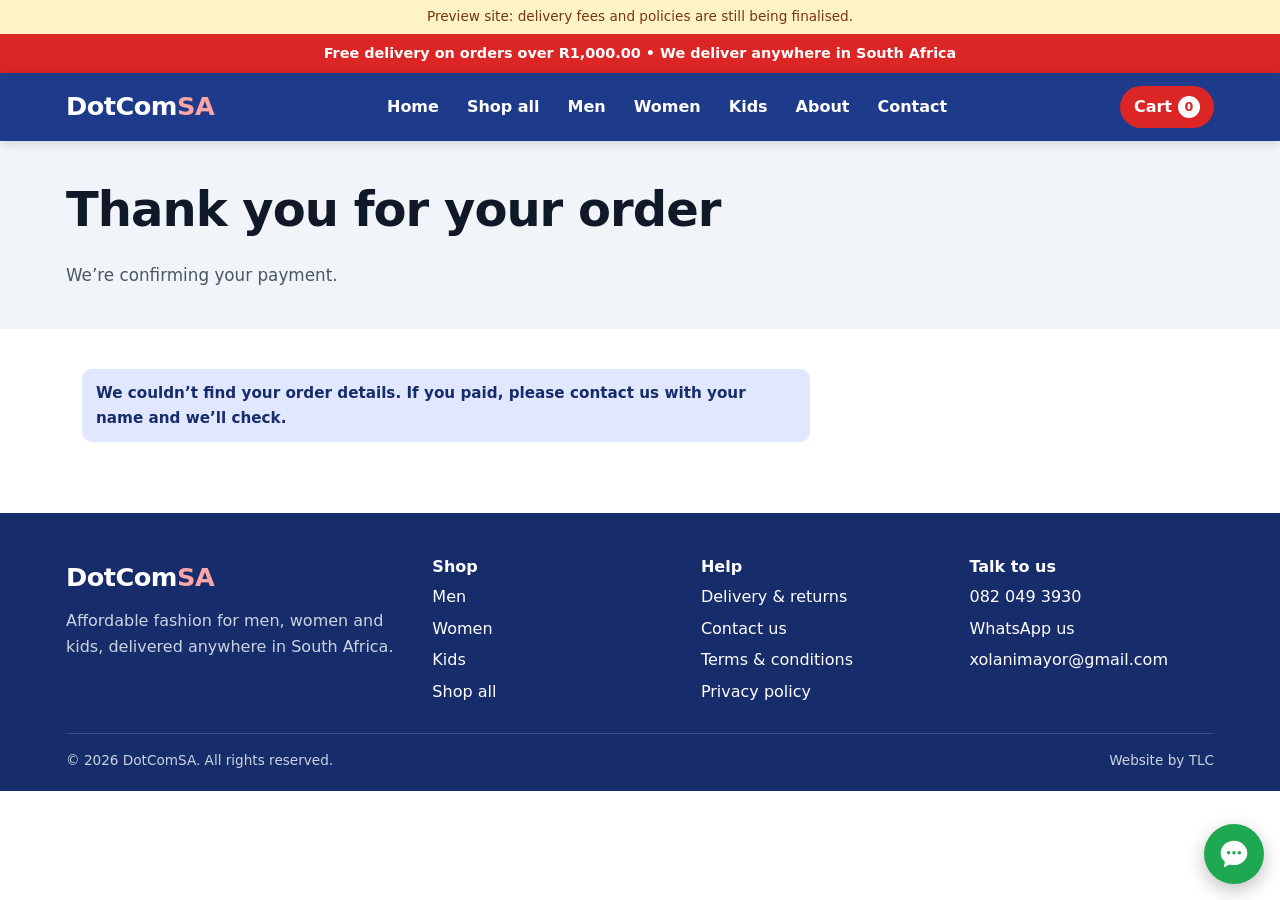
<file: thankyou.html>
<!doctype html>
<html lang="en-ZA">
<head>
  <meta charset="utf-8">
  <meta name="viewport" content="width=device-width, initial-scale=1">
  <title>Thank you | DotComSA</title>
  <meta name="description" content="Your DotComSA order.">
  <meta name="robots" content="noindex">
  <meta name="theme-color" content="#1E3A8A">
  <link rel="icon" href="assets/img/favicon.svg" type="image/svg+xml">
  <link rel="stylesheet" href="assets/css/styles.css">
</head>
<body data-page="thanks">
  <a class="skip-link" href="#main">Skip to content</a>
  <div id="site-header"></div>

  <main id="main">
    <section class="page-head"><div class="container"><h1>Thank you for your order</h1><p>We&rsquo;re confirming your payment.</p></div></section>
    <div class="container"><div class="prose" id="thanks-status"><p class="notice">Checking your payment&hellip;</p></div></div>
  </main>

  <div id="site-footer"></div>
  <script src="assets/js/config.js"></script>
  <script src="assets/js/products.js"></script>
  <script src="assets/js/app.js"></script>
</body>
</html>
</file>
<file: assets/css/styles.css>
/* DotComSA - main stylesheet
   Colours come from the approved spec: deep blue, bright red, white. */
:root {
  --blue: #1E3A8A;
  --blue-dark: #172C6B;
  --blue-soft: #E0E7FF;
  --red: #DC2626;
  --red-dark: #B91C1C;
  --white: #FFFFFF;
  --bg-soft: #F1F5F9;
  --text: #111827;
  --muted: #4B5563;
  --border: #E2E8F0;
  --green-wa: #1DA851;
  --radius: 14px;
  --shadow: 0 6px 20px rgba(15, 23, 42, .08);
  --max: 1180px;
  --font: system-ui, -apple-system, "Segoe UI", Roboto, "Helvetica Neue", Arial, sans-serif;
}

*, *::before, *::after { box-sizing: border-box; }
[hidden] { display: none !important; }
html { -webkit-text-size-adjust: 100%; }
body {
  margin: 0;
  font-family: var(--font);
  font-size: 16px;
  line-height: 1.6;
  color: var(--text);
  background: var(--white);
}
img, svg { max-width: 100%; height: auto; display: block; }
a { color: var(--blue); }
a:hover { color: var(--red); }
h1, h2, h3 { line-height: 1.2; margin: 0 0 .5em; }
h1 { font-size: clamp(1.9rem, 4.5vw, 3rem); font-weight: 800; letter-spacing: -.02em; }
h2 { font-size: clamp(1.5rem, 3vw, 2rem); font-weight: 800; letter-spacing: -.01em; }
h3 { font-size: 1.15rem; font-weight: 700; }
p { margin: 0 0 1em; }

.container { width: 100%; max-width: var(--max); margin: 0 auto; padding: 0 16px; }
.section { padding: 56px 0; }
.section--soft { background: var(--bg-soft); }
.section__head { display: flex; justify-content: space-between; align-items: end; gap: 16px; margin-bottom: 24px; flex-wrap: wrap; }
.section__head p { color: var(--muted); margin: 0; }
.skip-link { position: absolute; left: -999px; top: 0; background: var(--blue); color: #fff; padding: 8px 12px; z-index: 100; }
.skip-link:focus { left: 8px; }

/* Preview banner (only while sample products are loaded) */
.preview-bar { background: #FEF3C7; color: #78350F; font-size: .85rem; text-align: center; padding: 6px 16px; }

/* Announcement bar */
.topbar { background: var(--red); color: #fff; font-size: .9rem; text-align: center; padding: 8px 16px; font-weight: 600; }

/* Header */
.header { position: sticky; top: 0; z-index: 50; background: var(--blue); color: #fff; box-shadow: 0 2px 10px rgba(0,0,0,.15); }
.header__inner { display: flex; align-items: center; justify-content: space-between; gap: 16px; min-height: 68px; }
.logo { color: #fff; text-decoration: none; font-weight: 900; font-size: 1.6rem; letter-spacing: -.02em; }
.logo span { color: #FCA5A5; }
.logo:hover { color: #fff; }
.nav { display: flex; gap: 4px; align-items: center; }
.nav a { color: #fff; text-decoration: none; font-weight: 600; padding: 8px 12px; border-radius: 999px; }
.nav a:hover, .nav a[aria-current="page"] { background: rgba(255,255,255,.15); color: #fff; }
.header__actions { display: flex; align-items: center; gap: 8px; }
.cart-link { position: relative; display: inline-flex; align-items: center; gap: 6px; color: #fff; text-decoration: none; font-weight: 700; background: var(--red); padding: 8px 14px; border-radius: 999px; }
.cart-link:hover { background: var(--red-dark); color: #fff; }
.cart-count { background: #fff; color: var(--red); border-radius: 999px; min-width: 22px; height: 22px; display: inline-grid; place-items: center; font-size: .8rem; padding: 0 6px; }
.menu-toggle { display: none; background: none; border: 2px solid rgba(255,255,255,.5); color: #fff; border-radius: 10px; padding: 6px 10px; font-weight: 700; cursor: pointer; font-size: 1rem; }

@media (max-width: 860px) {
  .menu-toggle { display: inline-block; }
  .nav { display: none; position: absolute; left: 0; right: 0; top: 100%; background: var(--blue-dark); flex-direction: column; align-items: stretch; padding: 8px 16px 16px; }
  .nav.is-open { display: flex; }
  .nav a { border-radius: 10px; padding: 12px; }
}

/* Buttons */
.btn { display: inline-flex; align-items: center; justify-content: center; gap: 8px; font: inherit; font-weight: 700; text-decoration: none; border: 2px solid transparent; border-radius: 999px; padding: 12px 22px; cursor: pointer; transition: background .15s, transform .1s; min-height: 48px; }
.btn:active { transform: translateY(1px); }
.btn--red { background: var(--red); color: #fff; }
.btn--red:hover { background: var(--red-dark); color: #fff; }
.btn--blue { background: var(--blue); color: #fff; }
.btn--blue:hover { background: var(--blue-dark); color: #fff; }
.btn--white { background: #fff; color: var(--blue); }
.btn--white:hover { background: var(--blue-soft); color: var(--blue); }
.btn--outline { background: transparent; color: var(--blue); border-color: var(--blue); }
.btn--outline:hover { background: var(--blue); color: #fff; }
.btn--wa { background: var(--green-wa); color: #fff; }
.btn--wa:hover { background: #168a42; color: #fff; }
.btn--block { width: 100%; }
.btn[disabled] { opacity: .5; cursor: not-allowed; }

/* Hero */
.hero { background: linear-gradient(135deg, var(--blue) 0%, var(--blue-dark) 100%); color: #fff; overflow: hidden; }
.hero__inner { display: grid; grid-template-columns: 1.1fr .9fr; gap: 32px; align-items: center; padding: 56px 16px; }
.hero p { font-size: 1.15rem; color: #E0E7FF; max-width: 34em; }
.hero__ctas { display: flex; gap: 12px; flex-wrap: wrap; margin-top: 24px; }
.hero__badges { display: flex; gap: 16px; flex-wrap: wrap; margin-top: 28px; font-weight: 600; color: #E0E7FF; font-size: .95rem; }
.hero__badges > span::before { content: "\2713"; color: #FCA5A5; margin-right: 6px; font-weight: 900; }
.hero__art { position: relative; }
.hero__art img { border-radius: 24px; background: rgba(255,255,255,.06); padding: 12px; }
@media (max-width: 860px) {
  .hero__inner { grid-template-columns: 1fr; padding: 40px 16px; }
  .hero__art { max-width: 300px; margin: 0 auto; }
}

/* Category tiles */
.cats { display: grid; grid-template-columns: repeat(3, 1fr); gap: 16px; }
.cat { display: block; text-decoration: none; color: #fff; border-radius: var(--radius); padding: 28px 22px; min-height: 160px; position: relative; overflow: hidden; box-shadow: var(--shadow); }
.cat h3 { font-size: 1.6rem; color: #fff; margin-bottom: 4px; }
.cat p { margin: 0; color: rgba(255,255,255,.85); }
.cat::after { content: "Shop now \2192"; display: block; margin-top: 18px; font-weight: 700; }
.cat--men { background: var(--blue); }
.cat--women { background: var(--red); }
.cat--kids { background: #2563EB; }
.cat:hover { color: #fff; filter: brightness(1.08); }
@media (max-width: 700px) { .cats { grid-template-columns: 1fr; } .cat { min-height: 120px; } }

/* Product grid */
.grid { display: grid; grid-template-columns: repeat(4, 1fr); gap: 20px; }
@media (max-width: 1000px) { .grid { grid-template-columns: repeat(3, 1fr); } }
@media (max-width: 700px) { .grid { grid-template-columns: repeat(2, 1fr); gap: 12px; } }
.card { background: #fff; border: 1px solid var(--border); border-radius: var(--radius); overflow: hidden; display: flex; flex-direction: column; transition: box-shadow .15s, transform .15s; }
.card:hover { box-shadow: var(--shadow); transform: translateY(-2px); }
.card__img { position: relative; display: block; aspect-ratio: 5 / 6; background: var(--bg-soft); }
.card__img img { width: 100%; height: 100%; object-fit: cover; }
.card__body { padding: 12px 14px 16px; display: flex; flex-direction: column; gap: 6px; flex: 1; }
.card__name { font-weight: 700; color: var(--text); text-decoration: none; line-height: 1.3; }
.card__name:hover { color: var(--blue); }
.card__cat { font-size: .8rem; text-transform: uppercase; letter-spacing: .06em; color: var(--muted); }
.card .btn { margin-top: auto; padding: 10px 14px; min-height: 42px; font-size: .95rem; }
.price { font-weight: 800; color: var(--blue); font-size: 1.1rem; }
.price del { color: var(--muted); font-weight: 500; font-size: .9rem; margin-left: 6px; }
.tag { position: absolute; top: 10px; left: 10px; background: var(--red); color: #fff; font-size: .75rem; font-weight: 800; padding: 4px 10px; border-radius: 999px; text-transform: uppercase; letter-spacing: .04em; }
.tag--soldout { background: #374151; }

/* Shop filters */
.filters { display: flex; gap: 12px; flex-wrap: wrap; align-items: center; margin-bottom: 24px; }
.chip { font: inherit; font-weight: 700; border: 2px solid var(--blue); color: var(--blue); background: #fff; border-radius: 999px; padding: 8px 16px; cursor: pointer; text-decoration: none; }
.chip[aria-pressed="true"], .chip:hover { background: var(--blue); color: #fff; }
.select { font: inherit; padding: 9px 12px; border: 2px solid var(--border); border-radius: 10px; background: #fff; }
.filters__sort { margin-left: auto; display: flex; gap: 8px; align-items: center; }
@media (max-width: 700px) { .filters__sort { margin-left: 0; width: 100%; } .filters__sort .select { flex: 1; } }
.empty { text-align: center; padding: 40px 16px; color: var(--muted); }

/* Product page */
.breadcrumb { font-size: .9rem; color: var(--muted); margin: 20px 0; }
.breadcrumb a { color: var(--muted); }
.product { display: grid; grid-template-columns: 1fr 1fr; gap: 40px; padding-bottom: 56px; }
.product__img { background: var(--bg-soft); border-radius: var(--radius); overflow: hidden; position: relative; }
.product__info .price { font-size: 1.6rem; display: block; margin-bottom: 16px; }
.option-group { margin: 18px 0; border: 0; padding: 0; }
.option-group legend { font-weight: 700; margin-bottom: 8px; padding: 0; }
.options { display: flex; flex-wrap: wrap; gap: 8px; }
.options input { position: absolute; opacity: 0; width: 1px; height: 1px; }
.options label { border: 2px solid var(--border); border-radius: 10px; padding: 8px 14px; cursor: pointer; font-weight: 600; min-width: 48px; text-align: center; }
.options input:checked + label { border-color: var(--blue); background: var(--blue); color: #fff; }
.options input:focus-visible + label { outline: 3px solid var(--red); outline-offset: 2px; }
.qty { display: inline-flex; align-items: center; border: 2px solid var(--border); border-radius: 999px; overflow: hidden; }
.qty button { background: #fff; border: 0; width: 44px; height: 44px; font-size: 1.2rem; cursor: pointer; font-weight: 700; color: var(--blue); }
.qty input { width: 48px; text-align: center; border: 0; font: inherit; font-weight: 700; -moz-appearance: textfield; }
.qty input::-webkit-outer-spin-button, .qty input::-webkit-inner-spin-button { -webkit-appearance: none; margin: 0; }
.product__actions { display: grid; gap: 10px; margin-top: 20px; }
.notice { padding: 12px 14px; border-radius: 10px; background: var(--blue-soft); color: var(--blue-dark); font-weight: 600; font-size: .95rem; }
.notice--error { background: #FEE2E2; color: var(--red-dark); }
.notice--ok { background: #DCFCE7; color: #166534; }
.perks { list-style: none; padding: 0; margin: 20px 0 0; display: grid; gap: 8px; color: var(--muted); font-size: .95rem; }
.perks li::before { content: "\2713"; color: var(--red); font-weight: 900; margin-right: 8px; }
@media (max-width: 800px) { .product { grid-template-columns: 1fr; gap: 20px; } }

/* Cart */
.cart { display: grid; grid-template-columns: 1.4fr 1fr; gap: 32px; padding-bottom: 56px; align-items: start; }
.cart-item { display: grid; grid-template-columns: 90px 1fr auto; gap: 14px; align-items: center; padding: 14px 0; border-bottom: 1px solid var(--border); }
.cart-item img { border-radius: 10px; background: var(--bg-soft); }
.cart-item__meta { font-size: .9rem; color: var(--muted); }
.cart-item__remove { background: none; border: 0; color: var(--red); font: inherit; font-weight: 600; cursor: pointer; padding: 4px 0; text-decoration: underline; }
.summary { background: var(--bg-soft); border-radius: var(--radius); padding: 22px; position: sticky; top: 90px; }
.summary__row { display: flex; justify-content: space-between; margin-bottom: 8px; }
.summary__total { font-size: 1.25rem; font-weight: 800; border-top: 2px solid var(--border); padding-top: 12px; margin-top: 12px; }
.form { display: grid; gap: 14px; }
.field label { display: block; font-weight: 700; margin-bottom: 4px; font-size: .95rem; }
.field input, .field select, .field textarea { width: 100%; font: inherit; padding: 11px 12px; border: 2px solid var(--border); border-radius: 10px; background: #fff; }
.field input:focus, .field select:focus, .field textarea:focus { outline: none; border-color: var(--blue); }
.field .hint { font-size: .85rem; color: var(--muted); margin-top: 4px; }
.field--error input, .field--error select { border-color: var(--red); }
.field__error { color: var(--red-dark); font-size: .85rem; font-weight: 600; margin-top: 4px; }
@media (max-width: 860px) { .cart { grid-template-columns: 1fr; } .summary { position: static; } }

/* Delivery map */
.delivery { display: grid; grid-template-columns: 1fr 1fr; gap: 40px; align-items: center; }
.delivery__map { background: #fff; border-radius: 24px; padding: 20px; box-shadow: var(--shadow); }
.delivery__points { list-style: none; padding: 0; margin: 20px 0 0; display: grid; gap: 12px; }
.delivery__points li { display: flex; gap: 12px; align-items: start; }
.delivery__points b { display: block; }
.dot { flex: none; width: 34px; height: 34px; border-radius: 50%; background: var(--red); color: #fff; display: grid; place-items: center; font-weight: 800; }
@media (max-width: 860px) { .delivery { grid-template-columns: 1fr; } }

/* Trust strip */
.trust { display: grid; grid-template-columns: repeat(4, 1fr); gap: 16px; text-align: center; }
.trust div { background: #fff; border-radius: var(--radius); padding: 20px 14px; border: 1px solid var(--border); }
.trust b { display: block; color: var(--blue); font-size: 1.05rem; }
.trust div > span { color: var(--muted); font-size: .9rem; }
@media (max-width: 800px) { .trust { grid-template-columns: repeat(2, 1fr); } }

/* Contact strip */
.contact-cards { display: grid; grid-template-columns: repeat(3, 1fr); gap: 16px; }
.contact-card { border: 1px solid var(--border); border-radius: var(--radius); padding: 22px; text-align: center; }
.contact-card h3 { margin-bottom: 6px; }
.contact-card p { color: var(--muted); }
@media (max-width: 800px) { .contact-cards { grid-template-columns: 1fr; } }

/* Text pages */
.page-head { background: var(--bg-soft); padding: 40px 0; }
.page-head p { color: var(--muted); margin: 0; font-size: 1.05rem; }
.prose { max-width: 760px; padding: 40px 16px 56px; }
.prose h2 { margin-top: 1.6em; font-size: 1.4rem; }
.prose ul { padding-left: 1.2em; }
.prose li { margin-bottom: .4em; }

/* Footer */
.footer { background: var(--blue-dark); color: #CBD5E1; padding: 44px 0 20px; margin-top: 0; }
.footer a { color: #fff; text-decoration: none; }
.footer a:hover { color: #FCA5A5; }
.footer__grid { display: grid; grid-template-columns: 1.4fr 1fr 1fr 1fr; gap: 24px; }
.footer h3 { color: #fff; font-size: 1rem; }
.footer ul { list-style: none; padding: 0; margin: 0; display: grid; gap: 6px; }
.footer__bottom { border-top: 1px solid rgba(255,255,255,.15); margin-top: 28px; padding-top: 16px; font-size: .85rem; display: flex; justify-content: space-between; gap: 12px; flex-wrap: wrap; }
@media (max-width: 800px) { .footer__grid { grid-template-columns: 1fr 1fr; } .footer__grid > div:first-child { grid-column: 1 / -1; } }

/* Floating WhatsApp button */
.wa-float { position: fixed; right: 16px; bottom: 16px; z-index: 60; width: 60px; height: 60px; border-radius: 50%; background: var(--green-wa); display: grid; place-items: center; box-shadow: 0 6px 18px rgba(0,0,0,.25); }
.wa-float:hover { background: #168a42; }
.wa-float svg { width: 32px; height: 32px; }

/* Toast */
.toast { visibility: hidden; position: fixed; left: 50%; bottom: 24px; transform: translateX(-50%) translateY(150%); background: var(--text); color: #fff; padding: 12px 18px; border-radius: 999px; font-weight: 600; z-index: 70; transition: transform .25s; max-width: calc(100% - 32px); text-align: center; }
.toast.is-visible { visibility: visible; transform: translateX(-50%) translateY(0); }
.toast a { color: #FCA5A5; margin-left: 8px; }

:focus-visible { outline: 3px solid var(--red); outline-offset: 2px; }
@media (prefers-reduced-motion: reduce) { * { transition: none !important; } }
</file>
